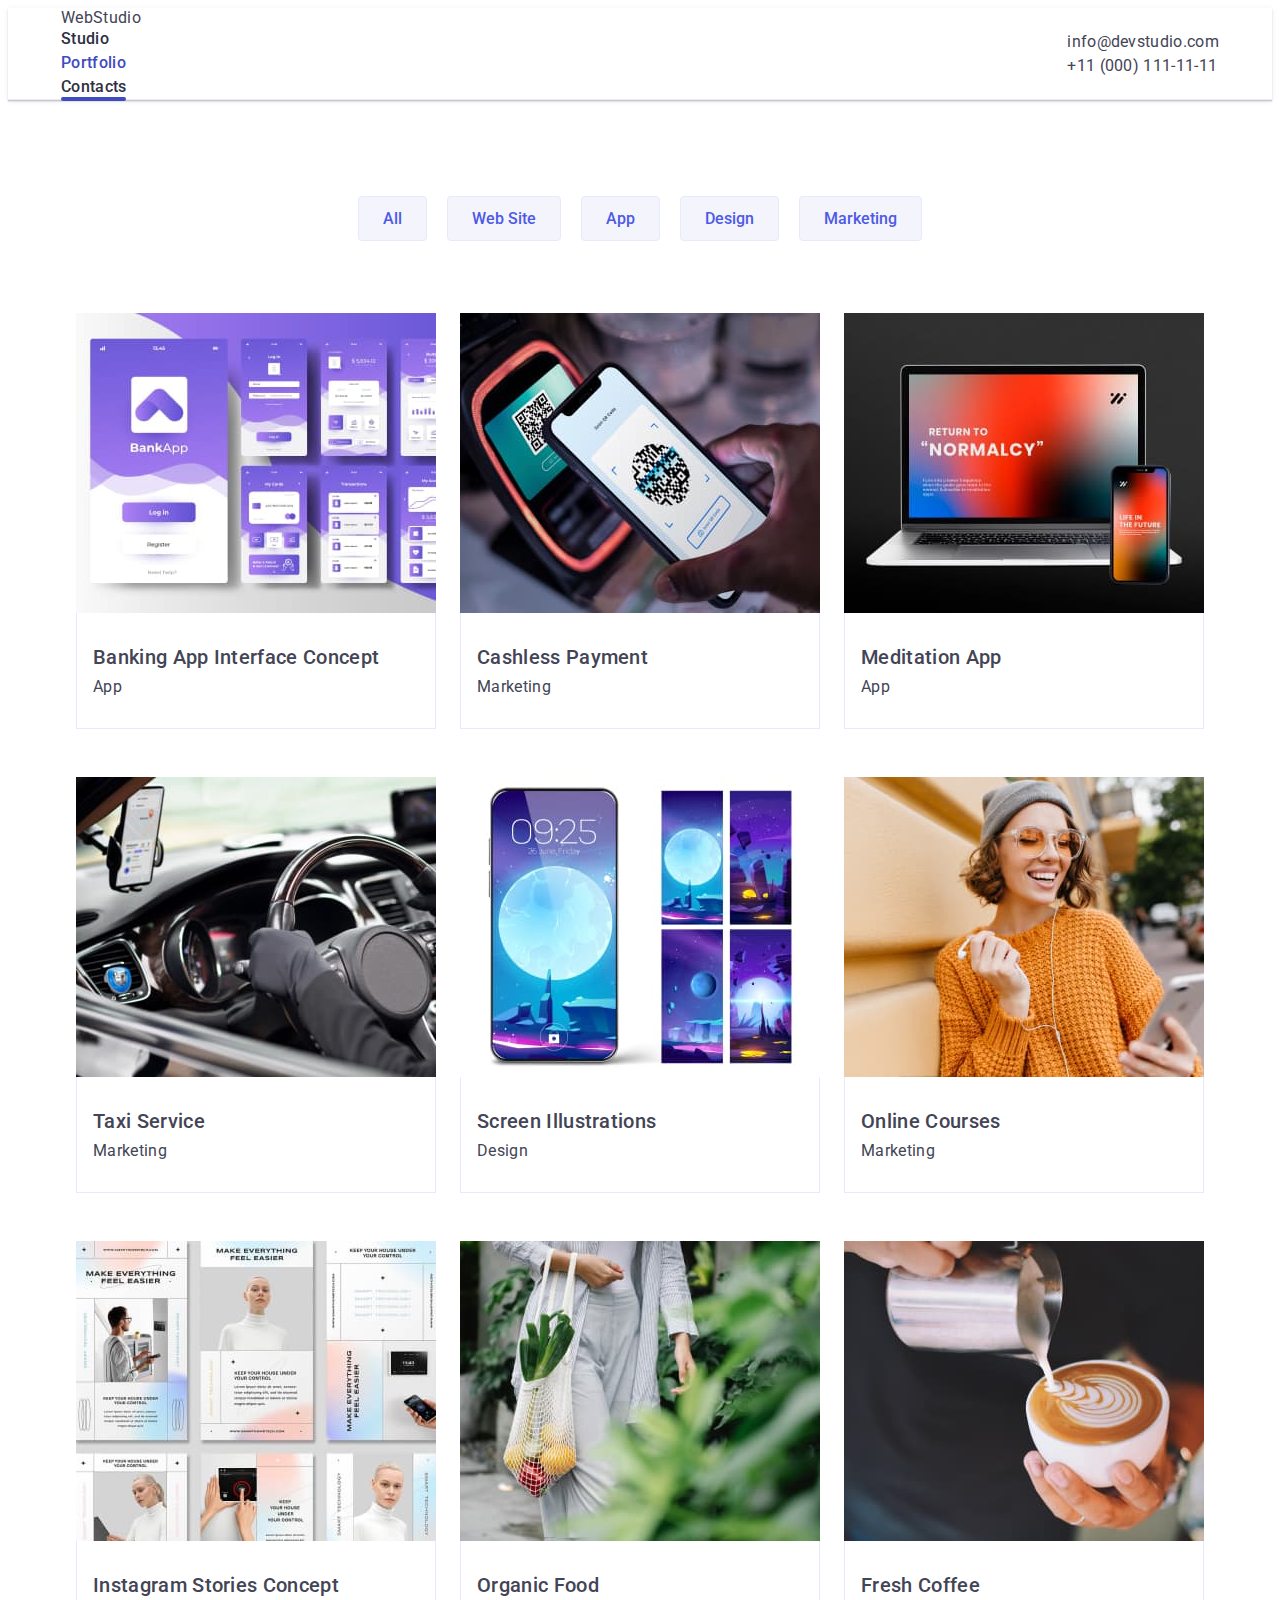
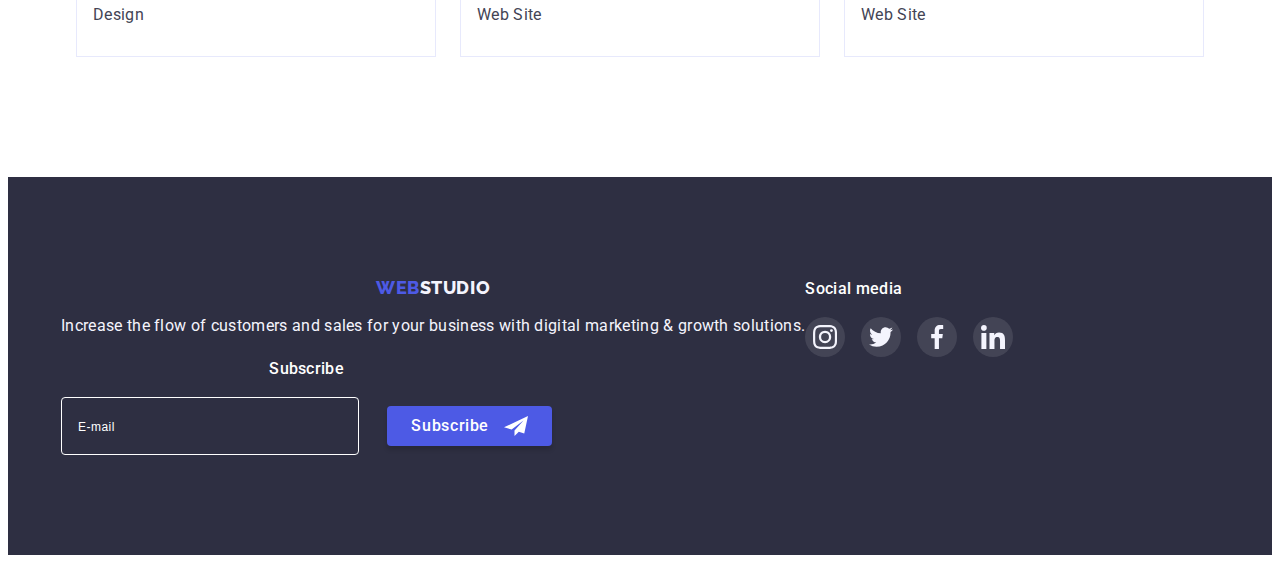
<file: portfolio.html>
<!DOCTYPE html>
<html lang="uk">
<head>
    <meta charset="UTF-8">
    <meta http-equiv="X-UA-Compatible" content="IE=edge">
    <meta name="viewport" content="width=device-width, initial-scale=1.0">
    <title>Portfolio</title>
    <link rel="preconnect" href="https://fonts.googleapis.com">
    <link rel="preconnect" href="https://fonts.gstatic.com" crossorigin>
    <link href="https://fonts.googleapis.com/css2?family=Raleway:wght@800&family=Roboto:wght@300;400;500;700&display=swap" rel="stylesheet">
    <link rel="stylesheet" href="https://cdnjs.cloudflare.com/ajax/libs/modern-normalize/1.1.0/modern-normalize.min.css" integrity="sha512-wpPYUAdjBVSE4KJnH1VR1HeZfpl1ub8YT/NKx4PuQ5NmX2tKuGu6U/JRp5y+Y8XG2tV+wKQpNHVUX03MfMFn9Q==" crossorigin="anonymous" referrerpolicy="no-referrer" />
    <link rel="stylesheet" href="./css/style.css">
</head>
<body>
<!--Header-->
    <header class="header">
        <div class="container header-wrapper">
            <nav>
                <a class="current link" href="./index.html">Web<span>Studio</span></a>
                <ul class="header-list list">
                    <li class="header-menu__item">
                        <a class="nav-link link" href="./index.html">Studio</a></li>
                    <li class="header-menu__item">
                        <a class="nav-link link active" href="./portfolio.html">Portfolio</a></li>
                    <li class="header-menu__item">
                        <a class="nav-link link" href="#">Contacts</a></li>
                </ul>
            </nav>
            <address>
                <ul class="adress-list list">
                    <li class="adress-list__item"><a class="address-link mail link" href="mailto:info@devstudio.com">info@devstudio.com</a></li>
                    <li class="adress-list__item"><a class="address-link link" href="tel:+110001111111">+11 (000) 111-11-11</a></li>
                </ul>
            </address>
        </div>
    </header>
    <main class="portfolio">
            <div class="container">
                <h1 class="hidden">Portfolio</h1>
                <!--Filtr buttons-->
                <ul class="list-btn list">
                    <li>
                        <button class="filtr-btn pointer" type="button">All</button>
                    </li>
                    <li>
                        <button class="filtr-btn pointer" type="button">Web Site</button>
                    </li>
                    <li>
                        <button class="filtr-btn pointer" type="button">App</button>
                    </li>
                    <li>
                        <button class="filtr-btn pointer" type="button">Design</button>
                    </li>
                    <li>
                        <button class="filtr-btn pointer" type="button">Marketing</button>
                    </li>
                </ul>
                <!--Cards-->
                <ul class="cards-list list">
                    <li class="cards-list__item">
                        <a class="cards-link link" href="#">
                            <div class="cards-link__thumb">
                                <img class="list-pic" src="./images/card1.jpg"
                                alt="Banking App Interface"
                                width="360" height="300">
                                <div class="overlay">
                                    <p class="cards-link__content">14 Stylish and User-Friendly App Design Concepts · Task Manager App · Calorie Tracker App · Exotic Fruit Ecommerce App · Cloud Storage App</p>
                                </div>
                            </div>
                            <div class="cards-meta">
                                <h2 class="cards-subtitle subtitle">Banking App Interface Concept</h2>
                                <p class="cards-desc">App</p>
                            </div>
                        </a>
                    </li>
                    <li class="cards-list__item">
                        <a class="cards-link link" href="#">
                            <div class="cards-link__thumb">
                                <img class="list-pic" src="./images/card2.jpg"
                                alt="Cashless Payment"
                                width="360" height="300">
                                <div class="overlay">
                                    <p class="cards-link__content">14 Stylish and User-Friendly App Design Concepts · Task Manager App · Calorie Tracker App · Exotic Fruit Ecommerce App · Cloud Storage App</p>
                                </div>
                            </div>
                            <div class="cards-meta">
                                <h2 class="cards-subtitle subtitle">Cashless Payment</h2>
                                <p class="cards-desc">Marketing</p>
                            </div>
                        </a>
                    </li>
                    <li class="cards-list__item">
                        <a class="cards-link link" href="#">
                            <div class="cards-link__thumb">
                                <img class="list-pic" src="./images/card3.jpg"
                                alt="Laptop and phone with app open"
                                width="360" height="300">
                                <div class="overlay">
                                    <p class="cards-link__content">14 Stylish and User-Friendly App Design Concepts · Task Manager App · Calorie Tracker App · Exotic Fruit Ecommerce App · Cloud Storage App</p>
                                </div>
                            </div>
                            <div class="cards-meta">
                                <h2 class="cards-subtitle subtitle">Meditation App</h2>
                                <p class="cards-desc">App</p>
                            </div>
                        </a>
                    </li>
                    <li class="cards-list__item">
                        <a class="cards-link link" href="#">
                            <div class="cards-link__thumb">
                                <img class="list-pic" src="./images/card4.jpg"
                                alt="Taxi driver with app open"
                                width="360" height="300">
                                <div class="overlay">
                                    <p class="cards-link__content">14 Stylish and User-Friendly App Design Concepts · Task Manager App · Calorie Tracker App · Exotic Fruit Ecommerce App · Cloud Storage App</p>
                                </div>
                            </div>
                            <div class="cards-meta">
                                <h2 class="cards-subtitle subtitle">Taxi Service</h2>
                                <p class="cards-desc">Marketing</p>
                            </div>
                        </a>
                    </li>
                    <li class="cards-list__item">
                        <a class="cards-link link" href="#">
                            <div class="cards-link__thumb">
                                <img class="list-pic" src="./images/card5.jpg"
                                alt="Phone with screen illustrations"
                                width="360" height="300">
                                <div class="overlay">
                                    <p class="cards-link__content">14 Stylish and User-Friendly App Design Concepts · Task Manager App · Calorie Tracker App · Exotic Fruit Ecommerce App · Cloud Storage App</p>
                                </div>
                            </div>
                            <div class="cards-meta">
                                <h2 class="cards-subtitle subtitle">Screen Illustrations</h2>
                                <p class="cards-desc">Design</p>
                            </div>
                        </a>
                    </li>
                    <li class="cards-list__item">
                        <a class="cards-link link" href="#">
                            <div class="cards-link__thumb">
                                <img class="list-pic" src="./images/card6.jpg"
                                alt="happy girl looking at the phone"
                                width="360" height="300">
                                <div class="overlay">
                                    <p class="cards-link__content">14 Stylish and User-Friendly App Design Concepts · Task Manager App · Calorie Tracker App · Exotic Fruit Ecommerce App · Cloud Storage App</p>
                                </div>
                            </div>
                            <div class="cards-meta">
                                <h2 class="cards-subtitle subtitle">Online Courses</h2>
                                <p class="cards-desc">Marketing</p>
                            </div>
                        </a>
                    </li>
                    <li class="cards-list__item">
                        <a class="cards-link link" href="#">
                            <div class="cards-link__thumb">
                                <img class="list-pic" src="./images/card7.jpg"
                                alt="Instagram stories"
                                width="360" height="300">
                                <div class="overlay">
                                    <p class="cards-link__content">14 Stylish and User-Friendly App Design Concepts · Task Manager App · Calorie Tracker App · Exotic Fruit Ecommerce App · Cloud Storage App</p>
                                </div>
                            </div>
                            <div class="cards-meta">
                                <h2 class="cards-subtitle subtitle">Instagram Stories Concept</h2>
                                <p class="cards-desc">Design</p>
                            </div>
                        </a>
                    </li>
                    <li class="cards-list__item">
                        <a class="cards-link link" href="#">
                            <div class="cards-link__thumb">
                                <img class="list-pic" src="./images/card8.jpg"
                                alt="Girl carrying organic food"
                                width="360" height="300">
                                <div class="overlay">
                                    <p class="cards-link__content">14 Stylish and User-Friendly App Design Concepts · Task Manager App · Calorie Tracker App · Exotic Fruit Ecommerce App · Cloud Storage App</p>
                                </div>
                            </div>
                            <div class="cards-meta">
                                <h2 class="cards-subtitle subtitle">Organic Food</h2>
                                <p class="cards-desc">Web Site</p>
                            </div>
                        </a>
                    </li>
                    <li class="cards-list__item">
                        <a class="cards-link link" href="#">
                            <div class="cards-link__thumb">
                                <img class="list-pic" src="./images/card9.jpg"
                                alt="Barista pours coffee"
                                width="360" height="300">
                                <div class="overlay">
                                    <p class="cards-link__content">14 Stylish and User-Friendly App Design Concepts · Task Manager App · Calorie Tracker App · Exotic Fruit Ecommerce App · Cloud Storage App</p>
                                </div>
                            </div>
                            <div class="cards-meta">
                                <h2 class="cards-subtitle subtitle">Fresh Coffee</h2>
                                <p class="cards-desc">Web Site</p>
                            </div>
                        </a>
                    </li>
                </ul>
            </div>
    </main>
<!--Footer-->
<footer class="footer">
    <div class="container">
        <div class="footer-container">
            <a class="footer-logo link" href="./index.html">Web<span>Studio</span></a>
            <p class="footer-text">Increase the flow of customers and sales for your business with digital marketing & growth solutions.</p>
        </div>
        <div class="social-media">
            <p class="social-media__text">Social media</p>
            <ul class="footer-socials">
                <li class="footer-social__item">
                    <a href="#" class="footer-social__link">
                        <svg class="footer-social__icon" width="24" height="24">
                          <use href="./images/icon.svg#instagram"></use>
                        </svg>
                    </a></li>
                <li class="footer-social__item">
                    <a href="#" class="footer-social__link">
                        <svg class="footer-social__icon" width="24" height="24">
                          <use href="./images/icon.svg#twitter"></use>
                        </svg>
                    </a></li>
                <li class="footer-social__item">
                    <a href="#" class="footer-social__link">
                        <svg class="footer-social__icon" width="24" height="24">
                          <use href="./images/icon.svg#facebook"></use>
                        </svg>
                    </a></li>
                <li class="footer-social__item">
                    <a href="#" class="footer-social__link">
                        <svg class="footer-social__icon" width="24" height="24">
                          <use href="./images/icon.svg#linkedin"></use>
                        </svg>
                    </a></li>
            </ul>
        </div>
        <div class="footer-subscribe">
            <p class="footer-form__caption">Subscribe</p>
            <form  class="footer-form">
                <input class="footer-form__field" type="email"
                name="email" placeholder="E-mail">
                <button class="footer-form__button" type="submit">Subscribe
                    <svg class="footer-form__icon" width="24" height="24">
                        <use href="./images/icon.svg#plane"></use>
                      </svg>
                </button>
            </form>
        </div>
    </div>
</footer>
</body>
</html>
</file>
<file: css/style.css>
:root {
--color-iris: #4d5ae5;
--color-ocean: #404bbf;
--color-navy-blue: #2e2f42;
--color-green: #31d0aa;
--color-slate: #434455;
--color-light-slate: #8e8f99;
--color-cornflower: #e7e9fc;
--color-cloud: #f4f4fd;
--color-navy-blue-modal: #2e2f42;
--color-grey: #2e2f42;
--color-white: #ffffff;
--color-dairy: #fcfcfc;
--currentcolor: #8e8f99;

--animation: 250ms cubic-bezier(0.4, 0, 0.2, 1);
}

h1,h2,h3,h4,h5,h6,p {
    margin: 0;
}

ul, ol {
    margin: 0;
    padding-left: 0;
    list-style: none;
}

img {
    display: block;
    max-width: 100%;
    height: auto;

}

a {
   text-decoration: none;
   color: inherit; 
}

button {
    padding: 0;
    border: none;
    background-color: transparent;
    font: inherit;
}

/* --- */
body {
    background-color: var(--color-white);
	font-family: 'Roboto', sans-serif;
	letter-spacing: 0.02em;
    color: var(--color-slate);
}

section {
    padding-top: 96px;
    padding-bottom: 96px;
}
@media screen and (min-width: 1200px) {
    section {
        padding-top: 120px;
        padding-bottom: 120px;
    }
}

.container {
    min-width: 320px;
    max-width: 428px;
    margin: 0 auto;
    padding: 0 16px;
}
@media screen and (min-width: 768px) {
    .container {
        max-width: 736px;
    }
}

@media screen and (min-width: 1200px) {
    .container {
        max-width: 1158px;
        padding: 0 15px;
    }
}

.title {
    font-size: 36px;
    line-height: calc(40/36);
    text-transform: capitalize;
    color: var(--color-navy-blue);
}


/* --- Header --- */

.header {
    border-bottom: 1px solid var(--color-cornflower);
    box-shadow: 0px 2px 1px rgba(46, 47, 66, 0.08), 0px 1px 1px rgba(46, 47, 66, 0.16), 0px 1px 6px rgba(46, 47, 66, 0.08);
}
@media screen and (max-width: 767px) {
    .header {
    padding: 24px 0;
    }
}

.header-wrapper {
    display: flex;
    align-items: center;
    justify-content: space-between;  
}

.header-nav {
    /* display: flex;
    margin-right: auto; */
}
@media screen and (min-width: 768px) {
    .header-nav {
        display: flex;
        gap: 120px;
        align-items: center;
    }
}
@media screen and (min-width: 1200px) {
    .header-nav {
        gap: 76px;
    }
}

.nav-logo {
    padding: 24px 0;
    /* margin-right: 76px; */
    font-family: 'Raleway';
    font-style: normal;
    font-weight: 800;
    font-size: 18px;
    line-height: calc(21 / 18);
    letter-spacing: 0.03em;
    text-transform: uppercase;
    color: var(--color-iris);
}

.nav-logo span {
    color: var(--color-navy-blue)
}

.header-nav__list {
    /* display: flex;
    margin-right: auto;
    gap: 40px; */
}
@media screen and (max-width: 767px) {
    .header-nav__list {
    display: none;
    }
}
@media screen and (min-width: 768px) {
    .header-nav__list {
        display: flex;
        gap: 40px;
    }
} 

.nav-link {
    /* display: block;
    padding: 24px 0; */

    font-weight: 500;
    font-size: 16px;
    line-height: calc(24/16);
    color: var(--color-navy-blue);
    padding-bottom: 28px;
    transition: color var(--animation);
}

.active {
    position: relative;
}
@media screen and (min-width: 768px) {
    .active::after {
        content: "";
        position: absolute;
        bottom: -1px;
        left: 0;
        width: 100%;
        height: 4px;
        border-radius: 2px;
        background-color: var(--color-ocean);
    }
}


.header-address {
    margin-left: auto;
    /* margin-right: 40px; */
}
@media screen and (max-width: 767px) {
    .header-address {
        display: none;
    }
}

.address-list {
    display: flex;
    flex-direction: column;
    gap: 4px;
}
@media screen and (min-width: 1200px) {
    .address-list {
        flex-direction: row;
        gap: 40px;
    }
}

.address-link {  
    margin-left: auto;
    /* display: block;
    padding: 24px 0; */

    font-style: normal;
    font-weight: 400;
    font-size: 16px;
    line-height: calc(24/16);
    transition: color var(--animation);  
}

.nav-link:hover,
.nav-link:focus,
.nav-link.active,
.address-link:hover,
.address-link:focus {
    color: var(--color-ocean);
}


/* --- button --- */

.mobile-menu__button {
    /* background-color: transparent;
    border: none;
    line-height: 0; */
}
@media screen and (min-width: 768px) {
    .mobile-menu__button {
        display: none;
    }
}

.mobile-menu__icon {
    stroke: var(--color-navy-blue);
}

/* --- Hero --- */

.hero {
    max-width: 1440px;
    margin: 0 auto;
    text-align: center;
    padding: 112px 0;
    border-top: 1px solid #e7e9fc;
    background-color: var(--color-grey);
    background-size: cover;
    background-position: center;
    background-repeat: no-repeat;
    background-image: linear-gradient(
    rgba(46, 47, 66, 0.7),
    rgba(46, 47, 66, 0.7)),
    url("../");
}
/*  */
@media screen and (min-width: 768px) {
    .hero {
        max-width: 1440px;
        margin: 0 auto;
        text-align: center;
        padding: 112px 0;
        border-top: 1px solid #e7e9fc;
        background-color: var(--main-color);
        background-size: cover;
        background-position: center;
        background-repeat: no-repeat;
        background-image: linear-gradient(
        rgba(46, 47, 66, 0.7),
        rgba(46, 47, 66, 0.7) ),
        url(../images/hero/hero.jpg);
    }
}

@media screen and (min-width: 1200px) {
    .hero {
        padding: 188px 0;
        background-image: linear-gradient( 
        rgba(46, 47, 66, 0.7),
        rgba(46, 47, 66, 0.7) ),
        url(../images/hero/hero.jpg);
    }
}

.hero-title {
    color: var(--color-white);
    text-align: center;
    font-weight: 700;
    font-size: 36px;
    line-height: calc(40 / 36);
    letter-spacing: 0.02em;
    text-transform: capitalize;
    max-width: 319px;
    margin: 0 auto;
    margin-bottom: 72px;
    
    /* font-weight: 700;
    font-size: 56px;
    line-height: calc(60/56);
    color: var(--color-white);
    max-width: 496px;
    margin: 0 auto;
    margin-bottom: 48px; */
}

@media screen and (min-width: 768px) {
    .hero-title {
        max-width: 496px;
        margin: 0 auto;
        color: var(--color-white);
        margin-bottom: 36px;
        font-size: 56px;
        line-height: calc(60 \ 56);
    }
}

@media screen and (min-width: 1200px) {
    .hero-title {
        margin-bottom: 48px;
    }
}

.hero-btn {
    display: block;
    margin: 0 auto;
    padding: 16px 32px;
    gap: 10px;
    box-shadow: 0px 4px 4px rgba(0, 0, 0, 0.15);
    border-radius: 4px;
    background-color: var(--color-iris);
    font-weight: 500;
    font-size: 16px;
    letter-spacing: 0.04em;
    color: var(--color-white);
    transition: background-color var(--animation);
}

.hero-btn:hover,
.hero-btn:focus {
    background-color: var(--color-ocean);
}

.pointer {
    cursor: pointer;
}

/* --- Features --- */

.hidden {
    position: absolute;
    width: 1px;
    height: 1px;
    margin: -1px;
    border: 0;
    padding: 0;
    white-space: nowrap;
    clip-path: inset(100%);
    clip: rect(0 0 0 0);
    overflow: hidden;
  }

.features-list {
    /* display: flex;
    gap: 24px;
    justify-content: center; */
}

@media screen and (min-width: 768px) {
    .features-list {
        display: flex;
        flex-wrap: wrap;
        column-gap: 24px;
        row-gap: 72px;
    }
    .features-container {
        padding: 0;
    }
}
@media screen and (min-width: 1200px) {
    .features-list {
        flex-wrap: nowrap;
    }
}

.features-list__item {

}

@media screen and (max-width: 767px) {
    .features-list__item:not(:last-child) {
        margin: 0 auto;
        margin-bottom: 72px;
    }
}



@media screen and (min-width: 768px) {
    .features-list__item {
        max-width: 351px;  
    }
}
@media screen and (min-width: 1200px) {
    .features-list__item {
        
    }
}


.features-list__wrap {
    display: none;
    /* display: flex;
    width: 264px;
    height: 112px;
    justify-content: center;
    align-items: center;
    background-color: var(--color-cloud);
    border-radius: 4px;
    margin-bottom: 8px; */
}

@media screen and (min-width: 768px) {
    .features-list__wrap {
        
    }
}
@media screen and (min-width: 1200px) {
    .features-list__wrap {
        display: flex;
        justify-content: center;
        align-items: center;
        height: 112px;
        background-color: var(--color-cloud);
        margin-bottom: 8px;
    }
}

.features-subtitle {
    margin-bottom: 8px;
    font-weight: 700;
    font-size: 36px;
    line-height: calc(40 \ 36);
    text-align: center;
    letter-spacing: 0.02em;
    text-transform: capitalize;
    color: var(--color-navy-blue);
}

@media screen and (min-width: 768px) {
    .features-subtitle {
        
    }
}
@media screen and (min-width: 1200px) {
    .features-subtitle {
        font-size: 20px;
        font-weight: 500;
        line-height: calc(24 \ 20);
    }
}

.features-text {
    font-weight: 500;
    font-size: 16px;
    line-height: calc(24/16);
    color: var(--color-slate);
}

@media screen and (min-width: 768px) {
    .features-text {
        
    }
}
@media screen and (min-width: 1200px) {
    .features-text {
        font-weight: 400;
    }
}

/* --- What are we doing --- */

.works {
    padding-top: 0;
}
@media screen and (max-width: 1199px) {
    .works {
        display: none;
    }
}
@media screen and (min-width: 1200px) {
    .works {
        display: flex;
    }
}

.works-title {
    text-align: center;
    margin-bottom: 72px;
    font-size: 36px;
    line-height: calc(40/36);
    text-transform: capitalize;
    color: var(--color-navy-blue);
}

.works-list {
    display: flex;
    gap: 24px;
    justify-content: center;
}


/* --- Our Team --- */

.team {
    background-color: var(--color-cloud);
}

.team-title {
    text-align: center;
    margin-bottom: 72px;
}

.team-list {
    text-align: center;
    /* display: flex;
    gap: 24px;
    justify-content: center; */
}
@media screen and (min-width: 768px) {
    .team-list {
        display: flex;
        flex-wrap: wrap;
        gap: 64px 24px;
        justify-content: center;
    }
}
@media screen and (min-width: 1200px) {
    .team-list {
        
    }
}

.team-list__item {
    background-color: var(--color-white);
    box-shadow: 0px 1px 6px rgba(46, 47, 66, 0.08), 0px 1px 1px rgba(46, 47, 66, 0.16), 0px 2px 1px rgba(46, 47, 66, 0.08);
    border-radius: 0px 0px 4px 4px;
    width: 264px;
    text-align: center;
    margin: 0 auto;
    margin-bottom: 72px;
}
.team-list__item:last-child {
    margin-bottom: 0;
}
@media screen and (min-width: 768px) {
    .team-list__item {
        margin: 0;
    }
}
@media screen and (min-width: 1200px) {
    .team-list__item {
        
    }
}

.team-meta {
    padding: 32px 16px;
}

.team-subtitle {
    margin-bottom: 8px;

    font-weight: 500;
    font-size: 20px;
    line-height: calc(24/20);
    color: var(--color-navy-blue);
}

.list-item__pos {
    font-weight: 400;
    font-size: 16px;
    line-height: 24px;
    margin-bottom: 8px;
}

/* --- Socials --- */

.socials {
    display: flex;
    justify-content: center;
    gap: 24px;
}

.social-link {
    display: flex;
    justify-content: center;
    align-items: center;
    width: 40px;
    height: 40px;
    background-color: var(--color-iris);
    border-radius: 50%;
    fill: var(--color-cloud);
    transition: backgroun-color var(--animation);
}

.social-link:hover,
.social-link:focus {
    background-color: var(--color-ocean);
}

/* --- Customers --- */

.customers-title {
    text-align: center;
    margin-bottom: 72px;
    font-size: 36px;
    line-height: calc(40 / 36);
    text-transform: capitalize;
    color: var(--color-navy-blue);
}

.customers-list {
    display: flex;
    flex-wrap: wrap;
    gap: 72px 16px;
    justify-content: center;
}
@media screen and (min-width: 768px) {
    .customers-list {
        gap: 72px 24px;
    }
}
@media screen and (min-width: 1200px) {
    .customers-list {
        flex-wrap: nowrap;
    }
}

.customers-list__link {
    display: flex;
    width: 190px;
    height: 88px;
    justify-content: center;
    align-items: center;
    border: 1px solid var(--color-light-slate);
    border-radius: 4px;
    outline: transparent;
    fill: var(--color-light-slate);
    transition: fill var(--animation);
}
@media screen and (min-width: 768px) {
    .customers-list__link {
        width: 168px;
    }
}
@media screen and (min-width: 1200px) {
    .customers-list__link {
        
    }
}

.customers-list__link:hover,
.customers-list__link:focus {
    fill: var(--color-ocean);
    border: 1px solid var(--color-ocean);
    border-radius: 4px;
}


/* --- Footer --- */

.footer {
    padding: 96px 0;
    background-color: var(--color-navy-blue);
    text-align: center;
    /* padding-left: 15px;
    gap: 120px;
    margin: 0 auto; */
}
@media screen and (min-width: 768px) {
    .footer {
        padding: 96px 92px;
    }
}
@media screen and (min-width: 1200px) {
    .footer {
        padding: 100px 0;
    }
}

.footer > .container {
    /* display: flex; */
}

@media screen and (min-width: 768px) {
    .footer > .container {
        display: flex;
        flex-wrap: wrap;
    }
}
@media screen and (min-width: 1200px) {
    .footer > .container {
        
    }
}

.footer-descr {
    /* margin-right: 120px; */
}
@media screen and (max-width: 767px) {
    .footer-descr {
        max-width: 268px;
        margin: 0 auto;
        margin-bottom: 72px;
    }
}
@media screen and (min-width: 768px) and (max-width: 1199px) {
    .footer-descr {
        max-width: 264px;
        margin-bottom: 72px;
        margin-right: 24px;
    }
}
@media screen and (min-width: 1200px) {
    .footer-descr {
        max-width: 264px;
        margin-right: 120px;
    }
}

.footer-logo {
    font-family: 'Raleway';
    font-style: normal;
    font-weight: 800;
    font-size: 18px;
    line-height: 21px;
    letter-spacing: 0.03em;
    text-transform: uppercase;
    color: var(--color-iris);
}

.footer-logo span {
    color: var(--color-cloud)
}

.footer-text {
    text-align: start;
    margin-top: 16px;
    /* max-width: 264px; */
    font-weight: 400;
    font-size: 16px;
    line-height: calc(24/16);
    color: var(--color-cloud);
}
@media screen and (max-width: 767px) {
    .footer-text {
        
    }
}
@media screen and (min-width: 768px) and (max-width: 1199px) {
    .footer-text {
        
    }
}
@media screen and (min-width: 1200px) {
    .footer-text {
        
    }
}

.social-media {
    /* margin-right: 80px; */
}
@media screen and (max-width: 767px) {
    .social-media {
        margin-bottom: 72px;
    }
}
@media screen and (min-width: 768px), (max-width: 1199px) {
    .social-media {
        
    }
}
@media screen and (min-width: 1200px) {
    .social-media {
        margin-right: auto;
        text-align: start;
    }
}
.social-media__text {
    font-weight: 500;
    font-size: 16px;
    line-height: calc(24 / 16);
    color: var(--color-white);
    margin-bottom: 16px;
}

.footer-socials {
    display: flex;
    justify-content: center;
    gap: 16px;
}

.footer-social__link {
    display: flex;
    justify-content: center;
    align-items: center;
    width: 40px;
    height: 40px;
    background-color: rgba(255, 255, 255, 0.1);
    border-radius: 50%;
    fill: var(--color-cloud);
    transition: background-color var(--animation);
}

.footer-social__link:hover,
.footer-social__link:focus {
    background-color: var(--color-green);
    opacity: 1;
}

.footer-form {
    /* display: inline-flex; */
}
@media screen and (max-width: 767px) {
    .footer-form {
        
    }
}
@media screen and (min-width: 768px), (max-width: 1199px) {
    .footer-form {
        
    }
}
@media screen and (min-width: 1200px) {
    .footer-form {
        text-align: start;
    }
}

.footer-form__caption {
    margin-bottom: 16px;
    font-weight: 500;
    font-size: 16px;
    line-height: calc(24 / 16);
    color: var(--color-white);
}

.footer-form__field {
    width: 264px;
    height: 40px;
    border: 1px solid var(--color-white);
    border-radius: 4px;
    background-color: var(--color-navy-blue);

    /* margin-right: 24px; */
    padding: 8px 16px;
}
@media screen and (max-width: 767px) {
    .footer-form__field {
        margin: 0 0 16px 0;
    }
}
@media screen and (min-width: 768px) {
    .footer-form__field {
        margin-right: 24px;
    }
}

.footer-form__field::placeholder {
    font-size: 12px;
    line-height: calc(24 / 12);
    letter-spacing: 0.04em;
    color: var(--color-white);
}
.footer-form__button {
    position: relative;
    /* display: block; */
    /* margin: 0 auto; */
    padding: 8px 24px;
    width: 165px;
    text-align: left;

    background-color: var(--color-iris);
    box-shadow: 0px 4px 4px rgba(0, 0, 0, 0.15);
    border-radius: 4px;

    font-weight: 500;
    line-height: calc(24 / 16);
    letter-spacing: 0.04em;
    color: var(--color-white);

    transition: background-color var(--animation);
}

.footer-form__button:hover,
.footer-form__button:focus {
    background-color: var(--color-ocean);    
}
.footer-form__icon {
    position: absolute;
    top: 50%;
    right: 24px;
    transform: translateY(-50%);
    fill: var(--color-white);

    transition: background-color var(--animation);
}


/* Portfolio */

.portfolio {
    padding-top: 96px;
    padding-bottom: 120px;
}

.list-btn {
    display: flex;
    margin-bottom: 72px;
    justify-content: center;
    gap: 20px;
}

.filtr-btn {
    padding: 12px 24px;
    border: 1px solid var(--color-cornflower);
    border-radius: 4px;
    background-color: var(--color-cloud);
    font-weight: 500;
    color: var(--color-iris);
    transition: background-color var(--animation), color var(--animation), box-shadow var(--animation);
}

.filtr-btn:hover,
.filtr-btn:focus {
    background-color: var(--color-ocean);
    color: var(--color-white);
    box-shadow: 0px 3px 1px rgba(0, 0, 0, 0.1), 0px 2px 1px rgba(0, 0, 0, 0.08), 0px 2px 2px rgba(0, 0, 0, 0.12);
    border-color: transparent;
}

.cards-list {
    display: flex;
    flex-wrap: wrap;
    row-gap: 48px;
    column-gap: 24px;
    justify-content: center;
}

.cards-list__item {
    width: 360px;
}

.cards-link {
    display: block;
    outline: transparent;
    transition: box-shadow var(--animation);
}

.cards-link__thumb {
    position: relative;
    display: block;
    overflow: hidden;
}

.cards-link:hover .overlay, 
.cards-link:focus .overlay {
    transform: translateY(0%);
}

.overlay {
    position: absolute;
    top: 0;
    left: 0;
    width: 100%;
    height: 100%;
    padding: 40px 32px;
    background-color: var(--color-iris);
    transition: transform var(--animation);
    transform: translateY(100%);
}

.cards-link__content {
    line-height: calc(24 / 16);
    color: var(--color-cloud);
}

.cards-link:hover,
.cards-link:focus {
    box-shadow: 0px 1px 6px rgba(46, 47, 66, 0.08), 0px 1px 1px rgba(46, 47, 66, 0.16), 0px 2px 1px rgba(46, 47, 66, 0.08);
}

.cards-meta {
    background-color: var(--color-white);
    border: 1px solid var(--color-cornflower);
    border-top: none;
    padding: 32px 0;
}

.cards-subtitle {
    font-weight: 500;
    font-size: 20px;
    line-height: calc(24/20);
    margin-bottom: 8px;
    margin-left: 16px;
}

.cards-desc {
    margin-left: 16px;
}

/* Modal window */

.backdrop {
    position: fixed;
    top: 0;

    width: 100%;
    height: 100%;

    background-color: rgba(46, 47, 66, 0.4);

    opacity: 1;
    visibility: visible;
    pointer-events: initial;
    transition: opacity var(--animation), visibility var(--animation);
}

.backdrop.is-hidden {
    opacity: 0;
    visibility: hidden;
    pointer-events: none;
}

.modal {
    position: absolute;
    max-width: 408px;
    padding: 72px 24px 24px 24px;
    top: 50%;
    left: 50%;
    transform: translateX(-50%) translateY(-50%);
    background-color: var(--color-dairy);
    box-shadow: 0px 1px 1px rgba(0, 0, 0, 0.14), 0px 1px 3px rgba(0, 0, 0, 0.12), 0px 2px 1px rgba(0, 0, 0, 0.2);
    border-radius: 4px;
    transition: opacity var(--animation) 250ms, var(--animation) 250ms;
}
@media screen and (max-width: 767px) {
    .modal {
        max-width: 392px;
        padding: 72px 16px 24px 16px;
    }
}

.backdrop.is-hidden .modal {
    opacity: 0;
    transform: translateX(-50%) translateY(-50%) scale(0.4);
}

.modal-btn {
    position: absolute;
    top: 0;
    right: 0;
    transform: translateX(-24px) translateY(24px);
    display: flex;
    align-items: center;
    justify-content: center;
    width: 24px;
    height: 24px;
    background-color: var(--color-cornflower);
    border-radius: 50%;
    border: 1px solid rgba(0, 0, 0, 0.1);

    transition: background-color var(--animation);
}

.modal-close__icon {
    fill: var(--color-navy-blue);
}

.modal-btn:hover > .modal-close__icon,.modal-btn:focus > .modal-close__icon {
    fill: var(--color-white);
}

.modal-btn:hover,
.modal-btn:focus {
    background-color: var(--color-ocean); 
}


.modal-form__caption {
    margin-bottom: 16px;
    font-weight: 500;
    line-height: calc(24 /16);
    text-align: center;
    color: var(--color-grey);
}

.modal-form__label {
    display: block;
    margin-bottom: 4px;
    font-size: 12px;
    line-height: calc(14 / 12);
    letter-spacing: 0.04em;
    color: var(--color-light-slate);
}
.modal-form__group {
    position: relative;
    margin-bottom: 8px;
}
.modal-form__field {
    padding-left: 38px;
    width: 360px;
    height: 40px;

    opacity: 0.2;
    border: 1px solid var(--color-navy-blue);
    border-radius: 4px;

    outline: 1px solid transparent;
    outline-offset: -1px;

    transition:  opacity var(--animation);
}

.modal-form__field:focus,
.modal-form__text:focus {
    outline-color: var(--color-iris);
    opacity: 1;
}

.modal-form__icon {
    position: absolute;
    top: 50%;
    left: 16px;
    transform: translateY(-50%);
    fill: var(--color-navy-blue);

    transition:  fill var(--animation);
}

.modal-form__field:focus + .modal-form__icon {
    fill: var(--color-iris);
}

textarea {
    resize: none;
    width: 360px;
    height: 120px;

    opacity: 0.2;
    border: 1px solid var(--color-navy-blue);
    border-radius: 4px
}

.modal-form__text {
    display: block;
    padding: 8px 16px;
    margin-bottom: 16px;

    transition:  opacity var(--animation);    
}

.modal-form__text::placeholder {
    font-size: 12px;
    line-height: calc (14 / 12);
    letter-spacing: 0.04em;
    color: var(--color-navy-blue-modal);
}

.modal-form__agree {
    display: flex;
    margin-bottom: 24px;
    gap: 8px;
    align-items: center;
}

/* checkbox */
.checked {
    opacity: 0;
}
.modal-form__checkbox:checked + .modal-form__custom-checkbox > .checked{
    opacity: 1;
}
.unchecked {
    opacity: 1;
}
.modal-form__checkbox:checked + .modal-form__custom-checkbox > .unchecked{
    opacity: 0;
}
.modal-form__custom-checkbox .uncheked{
    stroke: var(--color-navy-blue-modal);
    fill: var(--color-dairy);
}
/*  */

.modal-form__agree-text {
    font-size: 12px;
    line-height: calc(14 / 12);
    letter-spacing: 0.04em;
    color: var(--color-light-slate);
}

.modal-form__agree-link {
    text-decoration-line: underline;
    color: var(--color-iris);
}

.modal-form__button {
    display: block;
    margin: 0 auto;
    padding: 16px 32px;
    width: 169px;

    background-color: var(--color-iris);
    border-radius: 4px;

    font-weight: 500;
    line-height: calc(24 / 16);
    letter-spacing: 0.04em;
    color: var(--color-white);

    transition: background-color var(--animation), box-shadow var(--animation);
}

.modal-form__button:hover,
.modal-form__button:focus {
    background-color: var(--color-ocean);
    box-shadow: 0px 4px 4px rgba(0, 0, 0, 0.15);;
}


/* --- Mobile-menu --- */

.mobile-menu {
    position: fixed;
    width: 100%;
    height: 100%;
    top: 0;
    left: 0;
    opacity: 0;
    visibility: hidden;
    pointer-events: none;
    background-color: var(--color-white);
    padding: 80px 40px 40px 40px;
    /* display: flex;
    justify-content: space-between;
    flex-direction: column; */
    transition: opacity var(--animation),
    visibility var(--animation),
    transform var(--animation);
}

.mobile-menu.is-open {
    opacity: 1;
    visibility: visible;
    pointer-events: inherit;
}

.modal-close {
    position: absolute;
    right: 24px;
    top: 24px;
    width: 24px;
    height: 24px;
    background-color: var(--color-cornflower);
    border: 1px solid rgba(0, 0, 0, 0.1);
    border-radius: 50%;
    transition: fill var(--animation),
    backgroun-color var(--animation);
    display: flex;
    justify-content: center;
    align-items: center;
}

.modal-close:hover,
.modal-close:focus {
    background-color: var(--color-ocean);
    fill: var(--color-white);
}

.mobile-menu__item-flex,
.mobile-menu__adress-flex {
    display: flex;
    flex-direction: column;
    align-items: flex-start;
    gap: 40px;
}

.mobile-menu__link {
    font-weight: 700;
    font-size: 36px;
    line-height: calc(40 \ 36);
    text-transform: capitalize;
    color: var(--color-navy-blue);
    transition: color var(--animation);
}

.mobile-menu__link.active {
    position: relative;
    color: var(--color-ocean);
}

.active {
    position: relative;
    color: var(--color-ocean);
}

.mobile-menu__adress-flex {
    margin-bottom: 48px;
}
.mobile-menu__adress-flex {
    margin-top: 284px;
}
.mobile-menu__item-flex,
.mobile-menu__adress-flex {
    display: flex;
    flex-direction: column;
    align-items: flex-start;
    gap: 40px;
}

.mobile-menu__contact-phone {
    font-weight: 600;
    font-size: 36px;
    line-height: calc(40 \ 36);
    text-transform: capitalize;
    color: var(--color-iris);
    margin-bottom: 40px;
    transition: color var(--animation);
}

.mobile-menu__contact-email {
    font-weight: 500;
    font-size: 20px;
    line-height: calc(24 \ 20);
    color: var(--color-slate);
    transition: color var(--animation);
}

/*  */

.mob-menu__socials {
    display: flex;
    justify-content: start;
    gap: 56px;
}

.mob-menu__social-link {
    display: flex;
    justify-content: center;
    align-items: center;
    width: 40px;
    height: 40px;
    background-color: var(--color-iris);
    border-radius: 50%;
    fill: var(--color-cloud);
    transition: backgroun-color var(--animation);
}

.mobile-menu__contact-phone:hover,
.mobile-menu__contact-phone:focus,
.mobile-menu__contact-email:hover,
.mobile-menu__contact-email:focus,
.mobile-menu-link:hover,
.mobile-menu-link:focus {
    color: var(--color-ocean);
}

.mob-menu__social-link:hover,
.mob-menu__social-link:focus {
    background-color: var(--color-ocean);
}
</file>
